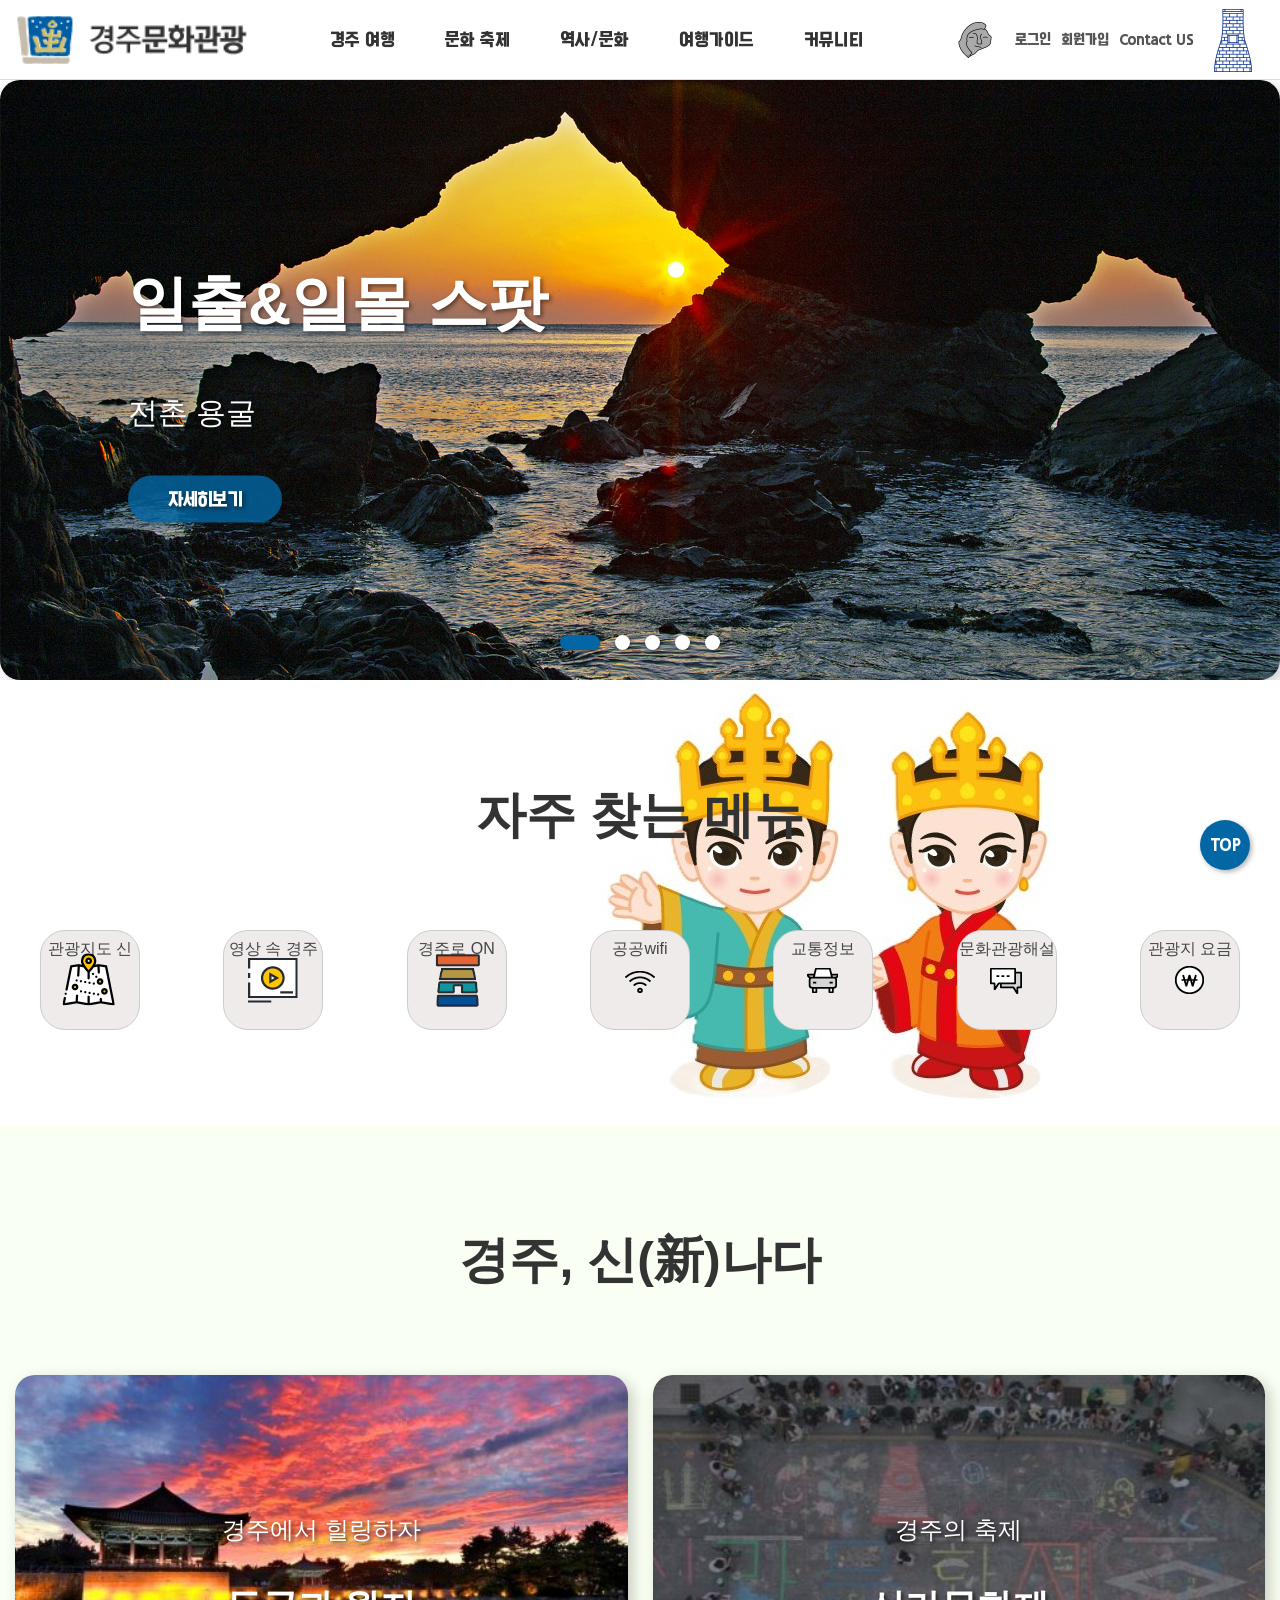
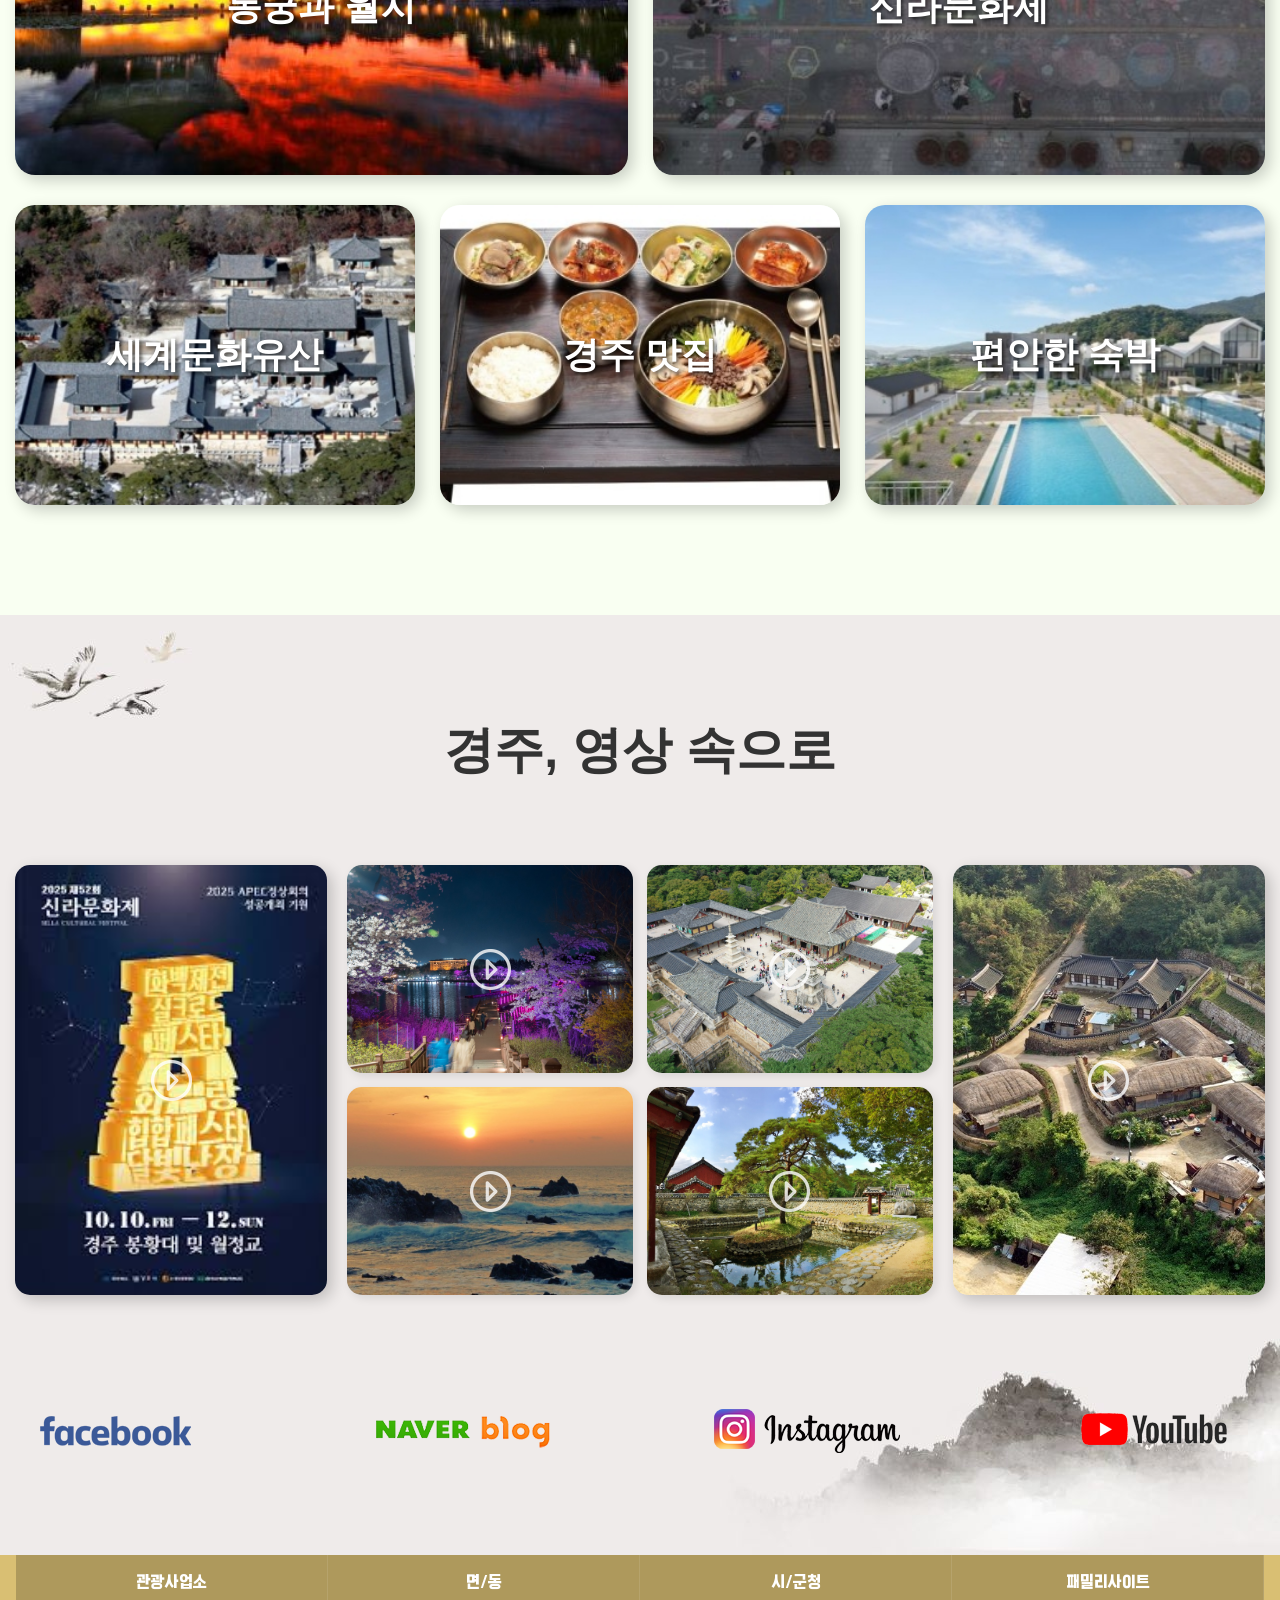
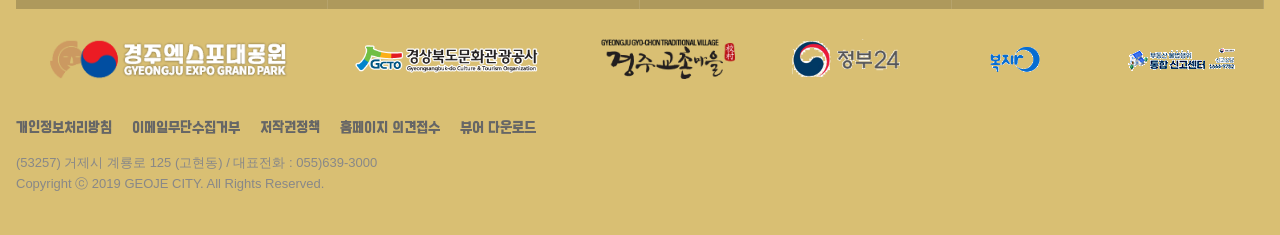
<file: web01/index.html>
<!DOCTYPE html>
<html lang="en">
    <head>
        <meta charset="UTF-8">
        <meta name="viewport" content="width=device-width, initial-scale=1.0">
        <title>경주 문화 관광</title>
        <!-- 메타포: 바로 가기 아이콘, 홈페이지 제목, 검색어, 설명 -->
        <!-- 오픈 그래프 -->
        <!-- 폰트, 초기화(reset.css), 아이콘 셋 -->
        <link rel="stylesheet" href="./css/reset.css">
        <!-- <link rel="stylesheet" href="normalize.css"> -->
        <link rel="stylesheet" href="./css/font1.css">
        <link rel="stylesheet" href="./css/iconset.css">
        <link rel="stylesheet" href="./css/xeicon.css">
        <link rel="stylesheet" href="./css/common.css">
        <link rel="stylesheet" href="./css/vs.css">
        <link rel="stylesheet" href="./css/main.css">
        <link rel="stylesheet" href="./css/main2.css">
        <style>
        h1, h2, h3, h4, h5, h6 { font-family: 'Noto', sans-serif; 
    line-height:1.6; padding-top:0.3em; padding-bottom:0.3em; }
        h1 { font-weight: 900; font-size:72px; }
        h2 { font-weight: 800; font-size:60px; }
        h3 { font-weight: 700; font-size:48px; }
        h4 { font-weight: 600; font-size: 36px; }
        h5 { font-weight: 500; font-size:20px; }
        h6 { font-weight: 400; font-size: 12px; }
        p { font-family: 'Noto', sans-serif; font-weight:400; }
        p.bold { font-weight:700; }
        p.light { font-weight: 300;}
        p.nanum { font-family: 'NanumPen'; font-weight: 700; }
        .sub_tit { font-size:100px; clear:both; text-align: center;
        margin-top:100px; } 
        </style> 
        
    </head>
    <body>
        <div class="wrap">
            <!-- header 영역 -->
            <header id="hd">
                <div class="container">
                    <a href="/" class="log"><img src="./images/logo.png" alt="경주문화관광 로고"></a>
                    <nav class="gnb">
                        <ul class="menu">
                            <li>
                                <a href="sub1.html" class="dp1">경주 여행</a>
                                <ul class="sub">
                                    <li><a href="sub1_1.html">보문관광단지</a></li>
                                    <li><a href="sub1_2.html">경주시내</a></li>
                                    <li><a href="#">체험과 레져</a></li>
                                    <li><a href="#">숙박</a></li>
                                    <li><a href="#">음식</a></li>
                                </ul>
                            </li>
                            <li>
                                <a href="sub2.html" class="dp1">문화 축제</a>
                                <ul class="sub">
                                    <li><a href="sub2_1.html">신라도자기축제</a></li>
                                    <li><a href="sub2_2.html">신라문화제</a></li>
                                    <li><a href="#">보문호반힐링걷기</a></li>
                                    <li><a href="#">신라소리축제에밀레전</a></li>
                                    <li><a href="#">해룡일출축제</a></li>
                                </ul>
                            </li>
                            <li>
                                <a href="sub3.html" class="dp1">역사/문화</a>
                                <ul class="sub">
                                    <li><a href="sub3_1.html">세계문화유산</a></li>
                                    <li><a href="sub3_2.html">국가유산</a></li>
                                    <li><a href="#">경주 역사</a></li>
                                    <li><a href="#">경주 설화</a></li>
                                    <li><a href="#">경주 신라왕</a></li>
                                </ul>
                            </li>
                            <li>
                                <a href="sub4.html" class="dp1">여행가이드</a>
                                <ul class="sub">
                                    <li><a href="sub4_1.html">여행도우미</a></li>
                                    <li><a href="sub4_2.html">교통정보</a></li>
                                    <li><a href="#">짐보관</a></li>
                                    <li><a href="#">관광지도</a></li>
                                    <li><a href="#">경주로ON</a></li>
                                </ul>
                            </li>
                            <li>
                                <a href="sub5.html" class="dp1">커뮤니티</a>
                                <ul class="sub">
                                    <li><a href="sub5_1.html">공지사항</a></li>
                                    <li><a href="sub5_2.html">여행후기</a></li>
                                    <li><a href="#">여긴뭘해야하나</a></li>
                                    <li><a href="#">무물보</a></li>
                                    <li><a href="#">불편신고</a></li>
                                </ul>
                            </li>
                        </ul>
                    </nav>
                    <nav class="tnb">
                        <img src="./images/002.png" alt="신라">
                        <a href="login.html">로그인</a>
                        <a href="join.html">회원가입</a>
                        <a href="contact_us.html">Contact US</a>
                        <img src="./images/001.png" alt="첨성대">
                    </nav>
                </div>
            </header>

            <!-- main 영역 -->
            <main class="content">
                <figure id="vs">
                <input type="radio" id="ra1" class="ra" name="ra" checked>
                <input type="radio" id="ra2" class="ra" name="ra">
                <input type="radio" id="ra3" class="ra" name="ra">
                <input type="radio" id="ra4" class="ra" name="ra">
                <input type="radio" id="ra5" class="ra" name="ra">
                <ul class="img_box">
                    <li>
                        <img src="./images/gyeongju_4.jpg" alt="일출스팟 전촌 용굴">
                        <div class="tit_box">
                            <h3>일출&일몰 스팟</h3>
                            <h5>전촌 용굴</h5>
                            <a href="sub12.html">자세히보기</a>
                        </div>
                    </li>
                    <li>
                        <img src="./images/gyeongju_2.jpg" alt="경주 교촌 마을">
                        <div class="tit_box">
                            <h3>배우고, 노닐며, 즐기는</h3>
                            <h5>경주 교촌 마을</h5>
                            <a href="sub31.html">자세히보기</a>
                        </div>
                    </li>
                    <li>
                        <img src="./images/gyeongju_3.jpg" alt="용담정">
                        <div class="tit_box">
                            <h3>동학의 발상지</h3>
                            <h5>현곡 여행</h5>
                            <a href="sub11.html">자세히보기</a>
                        </div>
                    </li>
                    <li>
                        <img src="./images/gyeongju_5.jpg" alt="대릉원">
                        <div class="tit_box">
                            <h3>빛나는 경주의 밤, 시내 도보여행</h3>
                            <h5>대릉원</h5>
                            <a href="#">자세히보기</a>
                        </div>
                    </li>
                    <li>
                        <img src="./images/gyeongju_6.jpg" alt="경주남산 늠비봉오층석탑">
                        <div class="tit_box">
                            <h3>신라인의 숨결이 고스란한 경주 남산</h3>
                            <h5>늠비봉오층석탑</h5>
                            <a href="#">자세히보기</a>
                        </div>
                    </li>
                </ul>
                <div class="btn_box">
                    <ul class="btn_wrap">
                        <li><label for="ra1" class="vs_btn" id="vs_btn1"></label></li>
                        <li><label for="ra2" class="vs_btn" id="vs_btn2"></label></li>
                        <li><label for="ra3" class="vs_btn" id="vs_btn3"></label></li>
                        <li><label for="ra4" class="vs_btn" id="vs_btn4"></label></li>
                        <li><label for="ra5" class="vs_btn" id="vs_btn5"></label></li>
                    </ul>
                </div>
            </figure>
            <!-- 관광지 / 축제 Top3 -->
             <section class="page" id="page0">
                <div class="page_wrap">
                    <h2 class="page_title">자주 찾는 메뉴</h2>
                    <div class="page_grid">
                        <div class="row0">
                            <ul class="box_lst">
                                <li class="box_item" id="box_item1">
                                    <a href="">
                                        <div class="box_item_wrap">
                                            <div class="box_img1"></div>
                                            <h5 class="box_item_tit">관광지도 신청</h5>
                                        </div>
                                    </a>
                                </li>
                                <li class="box_item" id="box_item2">
                                    <a href="">
                                        <div class="box_item_wrap">
                                            <div class="box_img1"></div>
                                            <h5 class="box_item_tit">영상 속 경주</h5>
                                        </div>
                                    </a>
                                </li>
                                <li class="box_item" id="box_item3">
                                    <a href="">
                                        <div class="box_item_wrap">
                                            <div class="box_img1"></div>
                                            <h5 class="box_item_tit">경주로 ON</h5>
                                        </div>
                                    </a>
                                </li>
                                <li class="box_item" id="box_item4">
                                    <a href="">
                                        <div class="box_item_wrap">
                                        <div class="box_img2"></div>
                                            <h5 class="box_item_tit">공공wifi</h5> 
                                        </div>
                                    </a>
                                </li>
                                <li class="box_item" id="box_item5">
                                    <a href="">
                                        <div class="box_item_wrap">
                                            <div class="box_img2"></div>
                                            <h5 class="box_item_tit">교통정보</h5>
                                        </div>
                                    </a>
                                </li>
                                <li class="box_item" id="box_item6">
                                    <a href="">
                                        <div class="box_item_wrap">
                                            <div class="box_img2"></div>
                                            <h5 class="box_item_tit">문화관광해설</h5>
                                        </div>
                                    </a>
                                </li>
                                <li class="box_item" id="box_item7">
                                    <a href="">
                                        <div class="box_item_wrap">
                                            <div class="box_img2"></div>
                                            <h5 class="box_item_tit">관광지 요금</h5>
                                        </div>
                                    </a>
                                </li>
                            </ul>
                        </div>
                    </div>
                </div>
            </section>
            <section class="page" id="page1">
                <div class="page_wrap">
                    <h2 class="page_title">경주, 신(<span class="ch_page_tit">新</span>)나다</h2>
                    <div class="page_grid">
                        <div class="row1">
                            <figure id="big_thumb1" class="big_thumb">
                                <a href="">
                                    <img src="./images/row1_1.jpg" alt="동궁과 월지">
                                    <div class="thumb_content">
                                        <h6 class="tit1">경주에서 힐링하자</h6>
                                        <h5 class="tit2">동궁과 월지</h5>
                                    </div>
                                </a>    
                            </figure>
                            <figure id="big_thumb2" class="big_thumb">
                                <a href="">
                                    <img src="./images/row1_2.jpg" alt="신라문화제">
                                    <div class="thumb_content">
                                        <h6 class="tit1">경주의 축제</h6>
                                        <h5 class="tit2">신라문화제</h5>
                                    </div>
                                </a>
                            </figure>
                        </div>
                        <div class="row2">
                            <figure id="s_thumb1" class="s_thumb">
                                <a href="">
                                    <img src="./images/row2_01.jpg" alt="세계문화유산">
                                    <div class="thumb_content">
                                        <h5 class="tit2">세계문화유산</h5>
                                    </div>
                                </a>
                            </figure>
                            <figure id="s_thumb2" class="s_thumb">
                                <a href="">
                                    <img src="./images/row2_02.jpg" alt="경주 맛집">
                                    <div class="thumb_content">
                                        <h5 class="tit2">경주 맛집</h5>
                                    </div>
                                </a>
                            </figure>
                            <figure id="s_thumb3" class="s_thumb">
                                <a href="">
                                    <img src="./images/row2_03.jpg" alt="편안한 숙박">
                                    <div class="thumb_content">
                                        <h5 class="tit2">편안한 숙박</h5>
                                    </div>
                                </a>
                            </figure>
                        </div>
                    </div>
                </div>
            </section>
            <section class="page" id="page2">
                <div class="page_wrap">
                    <h2 class="page_title">경주, <span class="txt_color">영상</span> 속으로</h2>
                    <div class="page_grid2">
                        <div class="row3">
                            <div class="movie_wrap" id="movie_wrap1">
                                <div class="col span" id="movie1">
                                    <a href="" class="movie" title="새 창 열림"></a>
                                </div>
                            </div>
                            <div class="movie_wrap" id="movie_wrap2">
                                <ul class="movie_lst">
                                    <li class="col" id="movie2">
                                        <a href="" class="movie" title="새 창 열림"></a>
                                    </li>
                                    <li class="col" id="movie3">
                                        <a href="" class="movie" title="새 창 열림"></a>
                                    </li>
                                    <li class="col" id="movie4">
                                        <a href="" class="movie" title="새 창 열림"></a>
                                    </li>
                                    <li class="col" id="movie5">
                                        <a href="" class="movie" title="새 창 열림"></a>
                                    </li>
                                </ul>
                            </div>
                            <div class="movie_wrap" id="movie_wrap3">
                                <div class="col span" id="movie6">
                                    <a href="" class="movie" title="새 창 열림"></a>
                                </div>
                            </div>
                        </div>
                        <div class="row4">
                            <ul class="sns_lst">
                                <li class="sns_item" id="sns_item1">
                                    <a href="https://www.facebook.com/gj.tour1/">
                                        <div class="sns_img"></div>
                                    </a>

                                </li>
                                <li class="sns_item" id="sns_item2">
                                    <a href="https://blog.naver.com/gj_tour">
                                        <div class="sns_img"></div>
                                    </a>
                                </li>
                                <li class="sns_item" id="sns_item3">
                                    <a href="https://www.instagram.com/stories/gj_tour">
                                        <div class="sns_img"></div>
                                    </a>
                                </li>
                                <li class="sns_item" id="sns_item4">
                                    <a href="https://www.youtube.com/channel/UCQh-jbXM1DkVnC8vUYqfkVw">
                                        <div class="sns_img"></div>
                                    </a>
                                </li>
                            </ul>
                        </div>
                    </div>    
                </div>
                <div class="topBtn">
                    <a href="/" class="top_btn" id="top_btn">TOP</a>
                </div>
            </section>
        </main>
            <footer id="ft">
                <div class="container">
                    <nav id="relation">
                        <ul>
                            <li>
                                <input type="radio" name="sel" id="ra11">
                                <label for="ra11">관광사업소</label>
                                <div class="sel" id="sel1">
                                    <a href="">기획예산담당관</a>
                                    <a href="">선택2</a>
                                    <a href="">선택3</a>
                                    <a href="">선택4</a>
                                    <a href="">선택5</a>
                                </div>
                            </li>
                            <li>
                                <input type="radio" name="sel" id="ra12">
                                <label for="ra12">면/동</label>
                                <div class="sel" id="sel2">
                                    <a href="">기획예산담당관</a>
                                    <a href="">선택2</a>
                                    <a href="">선택3</a>
                                    <a href="">선택4</a>
                                    <a href="">선택5</a>
                                </div>
                            </li>
                            <li>
                                <input type="radio" name="sel" id="ra13">
                                <label for="ra13">시/군청</label>
                                <div class="sel" id="sel3">
                                    <a href="">기획예산담당관</a>
                                    <a href="">선택2</a>
                                    <a href="">선택3</a>
                                    <a href="">선택4</a>
                                    <a href="">선택5</a>
                                </div>
                            </li>
                            <li>
                                <input type="radio" name="sel" id="ra14">
                                <label for="ra14">패밀리사이트</label>
                                <div class="sel" id="sel4">
                                    <a href="">기획예산담당관</a>
                                    <a href="">선택2</a>
                                    <a href="">선택3</a>
                                    <a href="">선택4</a>
                                    <a href="">선택5</a>
                                </div>
                            </li>
                        </ul>
                    </nav>
                    <nav id="banner_bar">
                        <ul>
                            <li>
                                <a href="https://www.laiis.go.kr/lips/mlo/lcl/organizationList.do" target="_blank">
                                    <img src="./images/ban2.png" alt="경주 엑스포 대공원">
                                </a>
                            </li>
                            <li>
                                <a href="https://www.greendaero.go.kr/local/geojesi" target="_blank">
                                    <img src="./images/ban3.png" alt="경상북도 문화관광공사">
                                </a>
                            </li>
                            <li>
                                <a href="https://www.budongsan24.kr/" target="_blank">
                                    <img src="./images/ban1.png" alt="경주교촌마을">
                                </a>
                            </li>
                            <li>
                                <a href="https://gis.gyeongnam.go.kr/" target="_blank">
                                    <img src="./images/ban4.png" alt="정부24">
                                </a>
                            </li>
                            <li>
                                <a href="https://www.gov.kr/portal/main" target="_blank">
                                    <img src="./images/ban5.png" alt="복지로">
                                </a>
                            </li>
                            <li>
                                <a href="https://www.gov.kr/portal/main" target="_blank">
                                    <img src="./images/ban6.gif" alt="통합신고센터">
                                </a>
                            </li>
                        </ul>
                    </nav>
                    <nav id="fnb">
                        <a href="privacy.html">개인정보처리방침</a>
                        <a href="#">이메일무단수집거부</a>
                        <a href="#">저작권정책</a>
                        <a href="#">홈페이지 의견접수</a>
                        <a href="#" download>뷰어 다운로드</a>
                    </nav>
                    <div class="copyright">
                        <p class="addr">(53257) 거제시 계룡로 125 (고현동) / 대표전화 : 055)639-3000</p>
                        <p class="copy">Copyright ⓒ 2019 GEOJE CITY. All Rights Reserved.</p>
                    </div>
                </div>   
            </footer>
        </div>
    </body>
</html>
</file>
<file: web01/css/font1.css>
@charset "utf-8";

@font-face {
    font-family: 'InkPen';
    src: url('../fonts/thefaceshap_inklipquid.ttf') format('truetype');
    font-weight: 100 900;
    font-style: normal;
}

@font-face {
    font-family: 'ShillaM';
    src: url('../fonts/Shilla_CultureM.ttf') format('truetype');
    font-weight: 100 400;
    font-style: normal;
}

@font-face {
    font-family: 'ShillaB';
    src: url('../fonts/Shilla_CultureB.ttf') format('truetype');
    font-weight: 500 900;
    font-style: bold;
}

@font-face {
    font-family: 'ShillaG';
    src: url('../fonts/Shilla_Gothic.ttf') format('truetype');
    font-weight: 100 900;
    font-style: normal;
}

@font-face {
    font-family: 'Zenkuren';
    src: url('../fonts/ZenKurenaido_Regular.ttf') format('truetype');
    font-weight: 100 900;
    font-style: normal;
}
</file>
<file: web01/css/iconset.css>
@charset "utf-8";

.icon_bar li {
    width: 150px;
    height: 150px;
    background-image: url("./images/iconset.png");
    background-repeat: no-repeat;
}

.icon1 {
    background-position: 0 0;
}

.icon2 {
    background-position: -150px 0;
}

.icon3 {
    background-position: -300px 0;
}

.icon4 {
    background-position: -450px 0;
}

.icon5 {
    background-position: -600px 0;
}

.icon6 {
    background-position: 0 -150px;
}

.icon7 {
    background-position: -150px -150px;
}

.icon8 {
    background-position: -300px -150px;
}
</file>
<file: web01/css/xeicon.css>
/*!
*  XEIcon 2.2.0 by @NAVER - http://xpressengine.github.io/XEIcon/ - @XEIcon
*  License - http://xpressengine.github.io/XEIcon/license.html (Font: SIL OFL 1.1, CSS: MIT License)
*/

@font-face {
    font-family: 'xeicon';
    src:url('fonts/xeicon.eot?v=2.2.0');
    src:url('fonts/xeicon.eot?#iefix&v=2.2.0') format('embedded-opentype'),
        url('fonts/xeicon.woff2?v=2.2.0') format('woff2'),
        url('fonts/xeicon.woff?v=2.2.0') format('woff'),
        url('fonts/xeicon.ttf?v=2.2.0') format('truetype'),
        url('fonts/xeicon.svg?v=2.2.0#xeicon') format('svg');
    font-weight: normal;
    font-style: normal;
}

i {
    /* use !important to prevent issues with browser extensions that change fonts */
    font-family: 'xeicon' !important;
    display: inline-block;
    speak: none;
    font-style: normal;
    font-weight: normal;
    font-variant: normal;
    text-transform: none;
    line-height: 1;

    /* Better Font Rendering =========== */
    -webkit-font-smoothing: antialiased;
    -moz-osx-font-smoothing: grayscale;
}

.xi-angle-down:before {
    content: "\e941";
}
.xi-angle-down-min:before {
    content: "\e942";
}
.xi-angle-down-thin:before {
    content: "\e943";
}
.xi-angle-left:before {
    content: "\e93b";
}
.xi-angle-left-thin:before {
    content: "\e93d";
}
.xi-angle-left-min:before {
    content: "\e93c";
}
.xi-angle-right:before {
    content: "\e93e";
}
.xi-angle-right-min:before {
    content: "\e93f";
}
.xi-angle-right-thin:before {
    content: "\e940";
}
.xi-angle-up:before {
    content: "\e944";
}
.xi-angle-up-min:before {
    content: "\e945";
}
.xi-angle-up-thin:before {
    content: "\e946";
}
.xi-apps:before {
    content: "\e903";
}
.xi-arrow-bottom:before {
    content: "\e904";
}
.xi-arrow-down:before {
    content: "\e905";
}
.xi-arrow-left:before {
    content: "\e906";
}
.xi-arrow-right:before {
    content: "\e907";
}
.xi-arrow-top:before {
    content: "\e912";
}
.xi-arrow-up:before {
    content: "\e915";
}
.xi-arrows:before {
    content: "\e90c";
}
.xi-arrows-alt:before {
    content: "\e90d";
}
.xi-arrows-h:before {
    content: "\e90e";
}
.xi-arrows-v:before {
    content: "\e90f";
}
.xi-bars:before {
    content: "\e91c";
}
.xi-caret-down:before {
    content: "\e935";
}
.xi-caret-down-circle:before {
    content: "\e937";
}
.xi-caret-down-circle-o:before {
    content: "\e938";
}
.xi-caret-down-min:before {
    content: "\e936";
}
.xi-caret-down-square:before {
    content: "\e939";
}
.xi-caret-down-square-o:before {
    content: "\e93a";
}
.xi-caret-up:before {
    content: "\e92f";
}
.xi-caret-up-circle:before {
    content: "\e931";
}
.xi-caret-up-circle-o:before {
    content: "\e932";
}
.xi-caret-up-min:before {
    content: "\e930";
}
.xi-caret-up-square:before {
    content: "\e933";
}
.xi-caret-up-square-o:before {
    content: "\e934";
}
.xi-catched:before {
    content: "\e923";
}
.xi-cog:before {
    content: "\e986";
}
.xi-compare-arrows:before {
    content: "\e947";
}
.xi-compress:before {
    content: "\e911";
}
.xi-compress-square:before {
    content: "\e955";
}
.xi-dashboard:before {
    content: "\e948";
}
.xi-dashboard-o:before {
    content: "\e95e";
}
.xi-drag-handle:before {
    content: "\e960";
}
.xi-drag-vertical:before {
    content: "\e996";
}
.xi-ellipsis-h:before {
    content: "\e94a";
}
.xi-ellipsis-v:before {
    content: "\e949";
}
.xi-expand:before {
    content: "\e910";
}
.xi-expand-square:before {
    content: "\e954";
}
.xi-external-link:before {
    content: "\e980";
}
.xi-eye:before {
    content: "\e951";
}
.xi-eye-o:before {
    content: "\e950";
}
.xi-eye-off:before {
    content: "\e953";
}
.xi-eye-off-o:before {
    content: "\e952";
}
.xi-filter:before {
    content: "\e9d9";
}
.xi-flag:before {
    content: "\e961";
}
.xi-flag-o:before {
    content: "\e962";
}
.xi-hamburger-back:before {
    content: "\eb46";
}
.xi-hamburger-out:before {
    content: "\eb45";
}
.xi-home:before {
    content: "\e900";
}
.xi-home-o:before {
    content: "\e902";
}
.xi-lock:before {
    content: "\e964";
}
.xi-lock-o:before {
    content: "\e966";
}
.xi-log-in:before {
    content: "\e963";
}
.xi-log-out:before {
    content: "\e972";
}
.xi-long-arrow-down:before {
    content: "\e90a";
}
.xi-long-arrow-left:before {
    content: "\e908";
}
.xi-long-arrow-right:before {
    content: "\e90b";
}
.xi-long-arrow-up:before {
    content: "\e909";
}
.xi-refresh:before {
    content: "\e973";
}
.xi-renew:before {
    content: "\e977";
}
.xi-scroll:before {
    content: "\e94b";
}
.xi-search:before {
    content: "\e97a";
}
.xi-subdirectory:before {
    content: "\e97e";
}
.xi-subdirectory-arrow:before {
    content: "\e981";
}
.xi-sync:before {
    content: "\e982";
}
.xi-trash:before {
    content: "\e96e";
}
.xi-trash-o:before {
    content: "\e96f";
}
.xi-unlock:before {
    content: "\e965";
}
.xi-unlock-o:before {
    content: "\e967";
}
.xi-view-array:before {
    content: "\e983";
}
.xi-view-carousel:before {
    content: "\e984";
}
.xi-view-column:before {
    content: "\e985";
}
.xi-view-day:before {
    content: "\e98d";
}
.xi-view-list:before {
    content: "\e993";
}
.xi-view-module:before {
    content: "\e997";
}
.xi-view-stream:before {
    content: "\e99a";
}
.xi-wrench:before {
    content: "\e99b";
}
.xi-zoom-in:before {
    content: "\e97b";
}
.xi-zoom-out:before {
    content: "\e97c";
}
.xi-bookmark:before {
    content: "\ea1c";
}
.xi-bookmark-o:before {
    content: "\ea1d";
}
.xi-check:before {
    content: "\e928";
}
.xi-check-circle:before {
    content: "\e92b";
}
.xi-check-circle-o:before {
    content: "\e92c";
}
.xi-check-min:before {
    content: "\e929";
}
.xi-check-square:before {
    content: "\e92d";
}
.xi-check-square-o:before {
    content: "\e92e";
}
.xi-check-thin:before {
    content: "\e92a";
}
.xi-close:before {
    content: "\e921";
}
.xi-close-circle:before {
    content: "\e924";
}
.xi-close-circle-o:before {
    content: "\e925";
}
.xi-close-min:before {
    content: "\e922";
}
.xi-close-square:before {
    content: "\e926";
}
.xi-close-square-o:before {
    content: "\e927";
}
.xi-close-thin:before {
    content: "\e9af";
}
.xi-cut:before {
    content: "\e9b0";
}
.xi-label:before {
    content: "\e9b1";
}
.xi-label-o:before {
    content: "\e9b2";
}
.xi-library-add:before {
    content: "\e9b3";
}
.xi-library-bookmark:before {
    content: "\e9b4";
}
.xi-lightbulb:before {
    content: "\e9be";
}
.xi-lightbulb-o:before {
    content: "\e9bf";
}
.xi-link:before {
    content: "\e9c0";
}
.xi-mail:before {
    content: "\ea06";
}
.xi-mail-o:before {
    content: "\ea07";
}
.xi-mail-read:before {
    content: "\ea08";
}
.xi-mail-read-o:before {
    content: "\ea09";
}
.xi-minus:before {
    content: "\e91a";
}
.xi-minus-circle:before {
    content: "\e91d";
}
.xi-minus-circle-o:before {
    content: "\e91e";
}
.xi-minus-min:before {
    content: "\e91b";
}
.xi-minus-square:before {
    content: "\e91f";
}
.xi-minus-square-o:before {
    content: "\e920";
}
.xi-minus-thin:before {
    content: "\e9c1";
}
.xi-package:before {
    content: "\e9c2";
}
.xi-pen:before {
    content: "\e9c3";
}
.xi-pen-o:before {
    content: "\e9c4";
}
.xi-plus:before {
    content: "\e913";
}
.xi-plus-circle:before {
    content: "\e916";
}
.xi-plus-circle-o:before {
    content: "\e917";
}
.xi-plus-min:before {
    content: "\e914";
}
.xi-plus-square:before {
    content: "\e918";
}
.xi-plus-square-o:before {
    content: "\e919";
}
.xi-plus-thin:before {
    content: "\e9c5";
}
.xi-radiobox-blank:before {
    content: "\e9c6";
}
.xi-radiobox-checked:before {
    content: "\e9c7";
}
.xi-redo:before {
    content: "\e9c8";
}
.xi-reply:before {
    content: "\ea0d";
}
.xi-reply-all:before {
    content: "\ea0c";
}
.xi-save:before {
    content: "\e9b9";
}
.xi-send:before {
    content: "\ea0b";
}
.xi-switch-off:before {
    content: "\e9c9";
}
.xi-switch-on:before {
    content: "\e9ca";
}
.xi-tag:before {
    content: "\ea36";
}
.xi-tags:before {
    content: "\ea37";
}
.xi-toggle-off:before {
    content: "\e9cb";
}
.xi-toggle-on:before {
    content: "\e9cd";
}
.xi-undo:before {
    content: "\e9d2";
}
.xi-at:before {
    content: "\ea0a";
}
.xi-call:before {
    content: "\e9d3";
}
.xi-call-made:before {
    content: "\e9d4";
}
.xi-call-missed:before {
    content: "\e9d5";
}
.xi-call-received:before {
    content: "\e9d6";
}
.xi-comment:before {
    content: "\e9d7";
}
.xi-comment-o:before {
    content: "\e9d8";
}
.xi-crown:before {
    content: "\e9da";
}
.xi-emoticon:before {
    content: "\e9dd";
}
.xi-emoticon-bad:before {
    content: "\e9de";
}
.xi-emoticon-bad-o:before {
    content: "\e9df";
}
.xi-emoticon-cool:before {
    content: "\e9e0";
}
.xi-emoticon-cool-o:before {
    content: "\e9e1";
}
.xi-emoticon-devil:before {
    content: "\e9e2";
}
.xi-emoticon-devil-o:before {
    content: "\e9e3";
}
.xi-emoticon-happy:before {
    content: "\e9e4";
}
.xi-emoticon-happy-o:before {
    content: "\e9e6";
}
.xi-emoticon-neutral:before {
    content: "\e9eb";
}
.xi-emoticon-neutral-o:before {
    content: "\e9ec";
}
.xi-emoticon-o:before {
    content: "\e9ed";
}
.xi-emoticon-sad:before {
    content: "\e9ee";
}
.xi-emoticon-sad-o:before {
    content: "\e9ef";
}
.xi-forum:before {
    content: "\e9f0";
}
.xi-forum-o:before {
    content: "\e9f1";
}
.xi-group:before {
    content: "\ea2e";
}
.xi-heart:before {
    content: "\ea10";
}
.xi-heart-o:before {
    content: "\ea11";
}
.xi-message:before {
    content: "\ea14";
}
.xi-message-o:before {
    content: "\ea15";
}
.xi-note:before {
    content: "\ea1a";
}
.xi-note-o:before {
    content: "\ea1b";
}
.xi-profile:before {
    content: "\e9f2";
}
.xi-profile-o:before {
    content: "\ea2a";
}
.xi-send2:before {
    content: "\ea0e";
}
.xi-share:before {
    content: "\e9fa";
}
.xi-share-alt:before {
    content: "\e9e9";
}
.xi-share-alt-o:before {
    content: "\e9ea";
}
.xi-speech:before {
    content: "\ea12";
}
.xi-speech-o:before {
    content: "\ea13";
}
.xi-star:before {
    content: "\ea0f";
}
.xi-star-o:before {
    content: "\ea16";
}
.xi-thumbs-down:before {
    content: "\ea29";
}
.xi-thumbs-up:before {
    content: "\ea28";
}
.xi-trophy:before {
    content: "\ea38";
}
.xi-user:before {
    content: "\e9f3";
}
.xi-user-address:before {
    content: "\e9f4";
}
.xi-user-o:before {
    content: "\e9f5";
}
.xi-user-plus:before {
    content: "\e9f7";
}
.xi-user-plus-o:before {
    content: "\e9f8";
}
.xi-users:before {
    content: "\e9f9";
}
.xi-users-o:before {
    content: "\ea04";
}
.xi-users-plus:before {
    content: "\ea17";
}
.xi-video-call:before {
    content: "\ea18";
}
.xi-voicemail:before {
    content: "\ea19";
}
.xi-alarm:before {
    content: "\ea1e";
}
.xi-alarm-o:before {
    content: "\ea1f";
}
.xi-alarm-off:before {
    content: "\ea20";
}
.xi-ban:before {
    content: "\e9ae";
}
.xi-bell:before {
    content: "\e99c";
}
.xi-bell-o:before {
    content: "\e99d";
}
.xi-bell-off:before {
    content: "\e99e";
}
.xi-bell-off-o:before {
    content: "\e99f";
}
.xi-calendar:before {
    content: "\e9a0";
}
.xi-calendar-add:before {
    content: "\e9a1";
}
.xi-calendar-cancle:before {
    content: "\e9a3";
}
.xi-calendar-check:before {
    content: "\e9a4";
}
.xi-calendar-list:before {
    content: "\e9a5";
}
.xi-calendar-remove:before {
    content: "\e9a2";
}
.xi-error:before {
    content: "\e9aa";
}
.xi-error-o:before {
    content: "\e9ab";
}
.xi-hand-paper:before {
    content: "\ea21";
}
.xi-help:before {
    content: "\e9ad";
}
.xi-help-o:before {
    content: "\e9ac";
}
.xi-info:before {
    content: "\e9a6";
}
.xi-info-o:before {
    content: "\e9a7";
}
.xi-key:before {
    content: "\ea22";
}
.xi-wifi:before {
    content: "\ea23";
}
.xi-new:before {
    content: "\e9a8";
}
.xi-new-o:before {
    content: "\e9a9";
}
.xi-security:before {
    content: "\ea24";
}
.xi-shield-checked:before {
    content: "\ea25";
}
.xi-shield-checked-o:before {
    content: "\ea26";
}
.xi-snooze:before {
    content: "\ea27";
}
.xi-time:before {
    content: "\ea2b";
}
.xi-time-o:before {
    content: "\ea2c";
}
.xi-warning:before {
    content: "\ea2d";
}
.xi-align-center:before {
    content: "\e958";
}
.xi-align-justify:before {
    content: "\e956";
}
.xi-align-left:before {
    content: "\e957";
}
.xi-align-right:before {
    content: "\e959";
}
.xi-bold:before {
    content: "\e96a";
}
.xi-border-bottom:before {
    content: "\ea32";
}
.xi-border-clear:before {
    content: "\ea33";
}
.xi-border-color:before {
    content: "\ea39";
}
.xi-border-horizontal:before {
    content: "\ea45";
}
.xi-border-inner:before {
    content: "\ea46";
}
.xi-border-left:before {
    content: "\ea49";
}
.xi-border-outer:before {
    content: "\ea4f";
}
.xi-border-right:before {
    content: "\ea51";
}
.xi-border-style:before {
    content: "\ea52";
}
.xi-border-top:before {
    content: "\ea54";
}
.xi-border-vertical:before {
    content: "\ea5c";
}
.xi-caps:before {
    content: "\e96d";
}
.xi-code:before {
    content: "\ea5d";
}
.xi-color-dropper:before {
    content: "\e97d";
}
.xi-color-fill:before {
    content: "\ea5e";
}
.xi-color-helper:before {
    content: "\ea5f";
}
.xi-crop:before {
    content: "\e999";
}
.xi-dedent:before {
    content: "\e95b";
}
.xi-document:before {
    content: "\e998";
}
.xi-eraser:before {
    content: "\e970";
}
.xi-eraser-o:before {
    content: "\e971";
}
.xi-face:before {
    content: "\ea62";
}
.xi-font:before {
    content: "\ea63";
}
.xi-border-all:before {
    content: "\e987";
}
.xi-indent:before {
    content: "\e95a";
}
.xi-italic:before {
    content: "\e96c";
}
.xi-layout:before {
    content: "\e988";
}
.xi-layout-aside:before {
    content: "\e98b";
}
.xi-layout-aside-o:before {
    content: "\e991";
}
.xi-layout-column:before {
    content: "\e98c";
}
.xi-layout-column-o:before {
    content: "\e992";
}
.xi-layout-full:before {
    content: "\e989";
}
.xi-layout-full-o:before {
    content: "\e98f";
}
.xi-layout-o:before {
    content: "\e98e";
}
.xi-layout-snb:before {
    content: "\e98a";
}
.xi-layout-snb-o:before {
    content: "\e990";
}
.xi-line-style:before {
    content: "\ea66";
}
.xi-line-weight:before {
    content: "\ea67";
}
.xi-line-height:before {
    content: "\e976";
}
.xi-link-broken:before {
    content: "\ea68";
}
.xi-link-insert:before {
    content: "\ea6a";
}
.xi-list:before {
    content: "\e95f";
}
.xi-list-dot:before {
    content: "\e95c";
}
.xi-list-number:before {
    content: "\ea6b";
}
.xi-list-square:before {
    content: "\e95d";
}
.xi-omega:before {
    content: "\ea6c";
}
.xi-opacity:before {
    content: "\ea6d";
}
.xi-overscan:before {
    content: "\ea78";
}
.xi-palette:before {
    content: "\e995";
}
.xi-paperclip:before {
    content: "\ea7f";
}
.xi-paragraph:before {
    content: "\e968";
}
.xi-rotate-left:before {
    content: "\e979";
}
.xi-rotate-right:before {
    content: "\e978";
}
.xi-scissors:before {
    content: "\e994";
}
.xi-sort-asc:before {
    content: "\e974";
}
.xi-sort-desc:before {
    content: "\e975";
}
.xi-spellcheck:before {
    content: "\eaa9";
}
.xi-strikethrough:before {
    content: "\e969";
}
.xi-text-color:before {
    content: "\eaaa";
}
.xi-text-format:before {
    content: "\eab9";
}
.xi-text-size:before {
    content: "\eaba";
}
.xi-text-type:before {
    content: "\e97f";
}
.xi-transform:before {
    content: "\eabb";
}
.xi-translate:before {
    content: "\eabc";
}
.xi-underline:before {
    content: "\e96b";
}
.xi-valign-bottom:before {
    content: "\eabd";
}
.xi-valign-center:before {
    content: "\eabe";
}
.xi-valign-top:before {
    content: "\eabf";
}
.xi-airplay:before {
    content: "\eac0";
}
.xi-alarm-clock:before {
    content: "\eac1";
}
.xi-alarm-clock-o:before {
    content: "\eac2";
}
.xi-alarm-clock-off:before {
    content: "\eac3";
}
.xi-alt:before {
    content: "\e94d";
}
.xi-backspace:before {
    content: "\eac4";
}
.xi-battery:before {
    content: "\eac5";
}
.xi-battery-10:before {
    content: "\eac6";
}
.xi-battery-20:before {
    content: "\eac7";
}
.xi-battery-30:before {
    content: "\eac8";
}
.xi-battery-40:before {
    content: "\eac9";
}
.xi-battery-50:before {
    content: "\eacb";
}
.xi-battery-60:before {
    content: "\eacc";
}
.xi-battery-70:before {
    content: "\eacd";
}
.xi-battery-80:before {
    content: "\eace";
}
.xi-battery-90:before {
    content: "\eacf";
}
.xi-battery-o:before {
    content: "\ead0";
}
.xi-bluetooth:before {
    content: "\ead1";
}
.xi-bluetooth-off:before {
    content: "\ead2";
}
.xi-bluetooth-on:before {
    content: "\ead3";
}
.xi-bluetooth-search:before {
    content: "\ead4";
}
.xi-brightness:before {
    content: "\ead5";
}
.xi-capslock:before {
    content: "\ead6";
}
.xi-clock:before {
    content: "\ead7";
}
.xi-clock-o:before {
    content: "\ead8";
}
.xi-command:before {
    content: "\e94e";
}
.xi-contrast:before {
    content: "\ead9";
}
.xi-desktop:before {
    content: "\eada";
}
.xi-devices:before {
    content: "\eadb";
}
.xi-diskette:before {
    content: "\e9ba";
}
.xi-enter:before {
    content: "\eadc";
}
.xi-esc:before {
    content: "\e94f";
}
.xi-fax:before {
    content: "\e9bc";
}
.xi-flashlight:before {
    content: "\eadd";
}
.xi-flashlight-off:before {
    content: "\eade";
}
.xi-flight-off:before {
    content: "\eadf";
}
.xi-flight-on:before {
    content: "\eae0";
}
.xi-gamepad:before {
    content: "\eae1";
}
.xi-gps:before {
    content: "\eae2";
}
.xi-gps-none:before {
    content: "\eae3";
}
.xi-gps-off:before {
    content: "\eae4";
}
.xi-hdd:before {
    content: "\eae5";
}
.xi-hdmi:before {
    content: "\eae6";
}
.xi-keyboard:before {
    content: "\eae7";
}
.xi-keyboard-o:before {
    content: "\eae8";
}
.xi-laptop:before {
    content: "\eae9";
}
.xi-lock-rotation:before {
    content: "\eaea";
}
.xi-memory:before {
    content: "\eaeb";
}
.xi-memory-o:before {
    content: "\eaec";
}
.xi-mobile:before {
    content: "\eaed";
}
.xi-mouse:before {
    content: "\e9b6";
}
.xi-mouse-pointer:before {
    content: "\eaee";
}
.xi-plug:before {
    content: "\e9d0";
}
.xi-power-off:before {
    content: "\e94c";
}
.xi-presentation:before {
    content: "\e9cf";
}
.xi-print:before {
    content: "\e9bb";
}
.xi-projector:before {
    content: "\e9ce";
}
.xi-router:before {
    content: "\eaef";
}
.xi-router-o:before {
    content: "\eaf0";
}
.xi-sdcard:before {
    content: "\e9b7";
}
.xi-signal:before {
    content: "\eaf1";
}
.xi-signal-1:before {
    content: "\eaf2";
}
.xi-signal-2:before {
    content: "\eaf3";
}
.xi-signal-3:before {
    content: "\eaf4";
}
.xi-signal-4:before {
    content: "\eaf5";
}
.xi-signal-none:before {
    content: "\eaf6";
}
.xi-space-bar:before {
    content: "\eaf7";
}
.xi-speaker:before {
    content: "\ea60";
}
.xi-tab:before {
    content: "\eaf8";
}
.xi-tablet:before {
    content: "\eaf9";
}
.xi-touch:before {
    content: "\eafa";
}
.xi-tv:before {
    content: "\eafb";
}
.xi-usb:before {
    content: "\eafc";
}
.xi-usb-drive:before {
    content: "\e9b8";
}
.xi-usim:before {
    content: "\e9bd";
}
.xi-watch:before {
    content: "\e9b5";
}
.xi-webcam:before {
    content: "\e9cc";
}
.xi-wifi-signal:before {
    content: "\eafd";
}
.xi-wifi-signal-mid:before {
    content: "\eafe";
}
.xi-wifi-signal-min:before {
    content: "\eaff";
}
.xi-wifi-signal-off:before {
    content: "\eb00";
}
.xi-album:before {
    content: "\ea61";
}
.xi-backward:before {
    content: "\ea47";
}
.xi-book:before {
    content: "\ea34";
}
.xi-book-o:before {
    content: "\ea35";
}
.xi-camera:before {
    content: "\ea4b";
}
.xi-camera-o:before {
    content: "\ea4a";
}
.xi-chart-bar:before {
    content: "\e901";
}
.xi-chart-bar-square:before {
    content: "\eb01";
}
.xi-chart-line:before {
    content: "\eb02";
}
.xi-chart-pie:before {
    content: "\eb03";
}
.xi-chart-pie-o:before {
    content: "\eb04";
}
.xi-chart-pyramid:before {
    content: "\ea69";
}
.xi-eject:before {
    content: "\ea42";
}
.xi-equalizer:before {
    content: "\eb05";
}
.xi-equalizer-thin:before {
    content: "\ea55";
}
.xi-exposure:before {
    content: "\eb06";
}
.xi-fast-backward:before {
    content: "\eb07";
}
.xi-fast-forward:before {
    content: "\eb08";
}
.xi-flash:before {
    content: "\eb09";
}
.xi-flash-off:before {
    content: "\eb0a";
}
.xi-focus-center:before {
    content: "\eb0b";
}
.xi-focus-frame:before {
    content: "\eb0c";
}
.xi-focus-weak:before {
    content: "\eb11";
}
.xi-forward:before {
    content: "\ea48";
}
.xi-game:before {
    content: "\eb12";
}
.xi-headset:before {
    content: "\ea64";
}
.xi-image:before {
    content: "\ea50";
}
.xi-image-o:before {
    content: "\ea4e";
}
.xi-library-books:before {
    content: "\eb14";
}
.xi-library-books-o:before {
    content: "\eb16";
}
.xi-library-image:before {
    content: "\eb17";
}
.xi-library-image-o:before {
    content: "\eb18";
}
.xi-library-music:before {
    content: "\eb19";
}
.xi-library-video:before {
    content: "\eb1a";
}
.xi-microphone:before {
    content: "\ea57";
}
.xi-microphone-o:before {
    content: "\ea56";
}
.xi-microphone-off:before {
    content: "\ea58";
}
.xi-movie:before {
    content: "\eb1b";
}
.xi-movie-o:before {
    content: "\eb1c";
}
.xi-music:before {
    content: "\ea65";
}
.xi-pacman:before {
    content: "\eb1d";
}
.xi-paper:before {
    content: "\eb1e";
}
.xi-paper-o:before {
    content: "\eb1f";
}
.xi-pause:before {
    content: "\ea3b";
}
.xi-pause-circle:before {
    content: "\ea3d";
}
.xi-pause-circle-o:before {
    content: "\ea3c";
}
.xi-play:before {
    content: "\ea3e";
}
.xi-play-circle:before {
    content: "\ea40";
}
.xi-play-circle-o:before {
    content: "\ea3f";
}
.xi-radio:before {
    content: "\eb20";
}
.xi-recording:before {
    content: "\eb21";
}
.xi-recording-stop:before {
    content: "\eb24";
}
.xi-repeat:before {
    content: "\eb25";
}
.xi-repeat-one:before {
    content: "\eb26";
}
.xi-shuffle:before {
    content: "\eb27";
}
.xi-step-backward:before {
    content: "\ea43";
}
.xi-step-forward:before {
    content: "\ea44";
}
.xi-stop:before {
    content: "\ea41";
}
.xi-timer:before {
    content: "\eb29";
}
.xi-timer-o:before {
    content: "\eb2a";
}
.xi-timer-off-o:before {
    content: "\eb2f";
}
.xi-timer-sand:before {
    content: "\eb30";
}
.xi-timer-sand-o:before {
    content: "\eb31";
}
.xi-trending-down:before {
    content: "\eb33";
}
.xi-trending-flat:before {
    content: "\eb36";
}
.xi-trending-up:before {
    content: "\eb37";
}
.xi-tune:before {
    content: "\eb38";
}
.xi-videocam:before {
    content: "\ea4d";
}
.xi-videocam-o:before {
    content: "\ea4c";
}
.xi-volume-down:before {
    content: "\ea5a";
}
.xi-volume-mute:before {
    content: "\ea59";
}
.xi-volume-off:before {
    content: "\eb39";
}
.xi-volume-up:before {
    content: "\ea5b";
}
.xi-airplane:before {
    content: "\eb3a";
}
.xi-all:before {
    content: "\eb3b";
}
.xi-bank:before {
    content: "\eb3e";
}
.xi-beach:before {
    content: "\eb3f";
}
.xi-bicycle:before {
    content: "\eb40";
}
.xi-building:before {
    content: "\eb41";
}
.xi-bus:before {
    content: "\eb42";
}
.xi-business:before {
    content: "\eb43";
}
.xi-cafe:before {
    content: "\eb44";
}
.xi-cake:before {
    content: "\eb47";
}
.xi-car:before {
    content: "\eb48";
}
.xi-church:before {
    content: "\eb49";
}
.xi-city:before {
    content: "\eb4a";
}
.xi-compass:before {
    content: "\eb4b";
}
.xi-compass-o:before {
    content: "\eb4c";
}
.xi-convenience-store:before {
    content: "\eb4d";
}
.xi-directions:before {
    content: "\eb4e";
}
.xi-factory:before {
    content: "\eb4f";
}
.xi-fitness-center:before {
    content: "\eb50";
}
.xi-flight-land:before {
    content: "\eb3d";
}
.xi-flight-takeoff:before {
    content: "\eb3c";
}
.xi-florist:before {
    content: "\eb32";
}
.xi-garden:before {
    content: "\eb51";
}
.xi-gas-station:before {
    content: "\eb52";
}
.xi-glass:before {
    content: "\eb28";
}
.xi-golf:before {
    content: "\eb53";
}
.xi-hand-pointing:before {
    content: "\eb54";
}
.xi-hlz:before {
    content: "\eb34";
}
.xi-hospital:before {
    content: "\eb55";
}
.xi-hotel:before {
    content: "\eb56";
}
.xi-laundry:before {
    content: "\eb2e";
}
.xi-library:before {
    content: "\eb57";
}
.xi-location-arrow:before {
    content: "\eb58";
}
.xi-man:before {
    content: "\ea30";
}
.xi-map:before {
    content: "\eb22";
}
.xi-map-marker:before {
    content: "\eb59";
}
.xi-map-o:before {
    content: "\eb23";
}
.xi-marker-check:before {
    content: "\eb5a";
}
.xi-marker-plus:before {
    content: "\eb5b";
}
.xi-market:before {
    content: "\eb2b";
}
.xi-motorcycle:before {
    content: "\eb5c";
}
.xi-my-location:before {
    content: "\eb5d";
}
.xi-navigation:before {
    content: "\eb5e";
}
.xi-park:before {
    content: "\eb35";
}
.xi-pharmacy:before {
    content: "\eb2c";
}
.xi-pin-drop:before {
    content: "\eb5f";
}
.xi-pool:before {
    content: "\eb60";
}
.xi-pregnant-woman:before {
    content: "\eb61";
}
.xi-restaurant:before {
    content: "\eb62";
}
.xi-run:before {
    content: "\eb63";
}
.xi-school:before {
    content: "\eb64";
}
.xi-ship:before {
    content: "\eb65";
}
.xi-spa:before {
    content: "\eb66";
}
.xi-stroller:before {
    content: "\eb67";
}
.xi-subway:before {
    content: "\eb68";
}
.xi-taxi:before {
    content: "\eb69";
}
.xi-theater:before {
    content: "\eb6a";
}
.xi-toilet:before {
    content: "\ea31";
}
.xi-traffic:before {
    content: "\eb6b";
}
.xi-train:before {
    content: "\eb6c";
}
.xi-walk:before {
    content: "\eb6d";
}
.xi-wheelchair:before {
    content: "\eb6e";
}
.xi-woman:before {
    content: "\ea2f";
}
.xi-basket:before {
    content: "\e9fe";
}
.xi-box:before {
    content: "\ea01";
}
.xi-briefcase:before {
    content: "\ea7c";
}
.xi-calculator:before {
    content: "\ea7e";
}
.xi-cart:before {
    content: "\eb6f";
}
.xi-cart-add:before {
    content: "\e9fc";
}
.xi-cart-o:before {
    content: "\e9fb";
}
.xi-cart-remove:before {
    content: "\e9fd";
}
.xi-coupon:before {
    content: "\ea03";
}
.xi-credit-card:before {
    content: "\ea77";
}
.xi-dollar:before {
    content: "\ea74";
}
.xi-euro:before {
    content: "\ea72";
}
.xi-exchange:before {
    content: "\ea53";
}
.xi-fragile:before {
    content: "\ea02";
}
.xi-gift:before {
    content: "\eb70";
}
.xi-gift-o:before {
    content: "\ea3a";
}
.xi-medicine:before {
    content: "\eb2d";
}
.xi-money:before {
    content: "\ea79";
}
.xi-percent:before {
    content: "\ea7d";
}
.xi-peso:before {
    content: "\ea75";
}
.xi-piggy-bank:before {
    content: "\ea7a";
}
.xi-pound:before {
    content: "\ea71";
}
.xi-receipt:before {
    content: "\eb71";
}
.xi-rial:before {
    content: "\ea73";
}
.xi-rupee:before {
    content: "\ea76";
}
.xi-shop:before {
    content: "\ea05";
}
.xi-strongbox:before {
    content: "\ea7b";
}
.xi-truck:before {
    content: "\eb72";
}
.xi-wallet:before {
    content: "\eb73";
}
.xi-won:before {
    content: "\ea6f";
}
.xi-yen:before {
    content: "\ea70";
}
.xi-yuan:before {
    content: "\ea6e";
}
.xi-attachment:before {
    content: "\eb74";
}
.xi-cloud:before {
    content: "\eb75";
}
.xi-cloud-download:before {
    content: "\eb76";
}
.xi-cloud-download-o:before {
    content: "\eb77";
}
.xi-cloud-o:before {
    content: "\eb78";
}
.xi-cloud-off:before {
    content: "\eb79";
}
.xi-cloud-upload:before {
    content: "\eb7a";
}
.xi-cloud-upload-o:before {
    content: "\eb7b";
}
.xi-documents:before {
    content: "\ea98";
}
.xi-documents-o:before {
    content: "\ea84";
}
.xi-download:before {
    content: "\eb7c";
}
.xi-file:before {
    content: "\ea94";
}
.xi-file-add:before {
    content: "\ea95";
}
.xi-file-add-o:before {
    content: "\ea81";
}
.xi-file-check:before {
    content: "\eaa0";
}
.xi-file-check-o:before {
    content: "\ea8c";
}
.xi-file-code:before {
    content: "\ea9c";
}
.xi-file-code-o:before {
    content: "\ea88";
}
.xi-file-download:before {
    content: "\ea9f";
}
.xi-file-download-o:before {
    content: "\ea8b";
}
.xi-file-image:before {
    content: "\ea99";
}
.xi-file-image-o:before {
    content: "\ea85";
}
.xi-file-music:before {
    content: "\ea9b";
}
.xi-file-music-o:before {
    content: "\ea87";
}
.xi-file-o:before {
    content: "\ea80";
}
.xi-file-remove:before {
    content: "\ea96";
}
.xi-file-remove-o:before {
    content: "\ea82";
}
.xi-file-text:before {
    content: "\ea97";
}
.xi-file-text-o:before {
    content: "\ea83";
}
.xi-file-upload:before {
    content: "\ea9e";
}
.xi-file-upload-o:before {
    content: "\ea8a";
}
.xi-file-video:before {
    content: "\ea9a";
}
.xi-file-video-o:before {
    content: "\ea86";
}
.xi-file-zip:before {
    content: "\ea9d";
}
.xi-file-zip-o:before {
    content: "\ea89";
}
.xi-folder:before {
    content: "\eaa1";
}
.xi-folder-add:before {
    content: "\eaa2";
}
.xi-folder-add-o:before {
    content: "\ea8e";
}
.xi-folder-check:before {
    content: "\eaa4";
}
.xi-folder-check-o:before {
    content: "\ea90";
}
.xi-folder-download:before {
    content: "\eaa6";
}
.xi-folder-download-o:before {
    content: "\ea92";
}
.xi-folder-o:before {
    content: "\ea8d";
}
.xi-folder-open:before {
    content: "\eaa8";
}
.xi-folder-remove:before {
    content: "\eaa3";
}
.xi-folder-remove-o:before {
    content: "\ea8f";
}
.xi-folder-shared:before {
    content: "\eb7d";
}
.xi-folder-upload:before {
    content: "\eaa5";
}
.xi-folder-upload-o:before {
    content: "\ea91";
}
.xi-folder-zip:before {
    content: "\eaa7";
}
.xi-folder-zip-o:before {
    content: "\ea93";
}
.xi-upload:before {
    content: "\eb7e";
}
.xi-accessibility:before {
    content: "\eb7f";
}
.xi-antenna:before {
    content: "\e9f6";
}
.xi-barcode:before {
    content: "\e9ff";
}
.xi-branch:before {
    content: "\eb80";
}
.xi-bug:before {
    content: "\eb81";
}
.xi-central-router:before {
    content: "\e9e8";
}
.xi-central-signal:before {
    content: "\e9e7";
}
.xi-cookie:before {
    content: "\eb82";
}
.xi-css3:before {
    content: "\eb83";
}
.xi-fingerprint:before {
    content: "\eb84";
}
.xi-fork:before {
    content: "\eb85";
}
.xi-globus:before {
    content: "\e9d1";
}
.xi-html5:before {
    content: "\eb86";
}
.xi-javascript:before {
    content: "\eb87";
}
.xi-csharp:before {
    content: "\eb88";
}
.xi-laravel:before {
    content: "\eb89";
}
.xi-log:before {
    content: "\eb8a";
}
.xi-merge:before {
    content: "\eb8b";
}
.xi-milestone:before {
    content: "\eb8c";
}
.xi-network-company:before {
    content: "\eb8d";
}
.xi-network-folder:before {
    content: "\eb8e";
}
.xi-network-home:before {
    content: "\eb8f";
}
.xi-network-public:before {
    content: "\eb90";
}
.xi-php:before {
    content: "\eb91";
}
.xi-pull-requests:before {
    content: "\eb92";
}
.xi-puzzle:before {
    content: "\eb93";
}
.xi-python:before {
    content: "\eb94";
}
.xi-qr-code:before {
    content: "\ea00";
}
.xi-rss:before {
    content: "\eb95";
}
.xi-rss-square:before {
    content: "\e9e5";
}
.xi-server:before {
    content: "\eb96";
}
.xi-server-network:before {
    content: "\eb97";
}
.xi-sitemap:before {
    content: "\eb98";
}
.xi-sitemap-o:before {
    content: "\eb99";
}
.xi-browser:before {
    content: "\e9db";
}
.xi-browser-text:before {
    content: "\e9dc";
}
.xi-spinner-1:before {
    content: "\ec33";
}
.xi-spinner-2:before {
    content: "\ec34";
}
.xi-spinner-3:before {
    content: "\ec35";
}
.xi-spinner-4:before {
    content: "\ec36";
}
.xi-spinner-5:before {
    content: "\ec37";
}
.xi-brightness-1:before {
    content: "\eb0d";
}
.xi-brightness-2:before {
    content: "\eb9a";
}
.xi-brightness-3:before {
    content: "\eb0e";
}
.xi-brightness-4:before {
    content: "\eb9b";
}
.xi-cloudy:before {
    content: "\eb9c";
}
.xi-crescent:before {
    content: "\eb0f";
}
.xi-fog:before {
    content: "\eb9d";
}
.xi-foggy:before {
    content: "\eb9e";
}
.xi-lightning:before {
    content: "\eb9f";
}
.xi-night:before {
    content: "\eb10";
}
.xi-partly-cloudy:before {
    content: "\eba0";
}
.xi-pouring:before {
    content: "\eba1";
}
.xi-snow-crystal:before {
    content: "\eb15";
}
.xi-snowy:before {
    content: "\eba2";
}
.xi-sun:before {
    content: "\eba3";
}
.xi-sun-o:before {
    content: "\eba4";
}
.xi-sunset:before {
    content: "\eba5";
}
.xi-sunset-down:before {
    content: "\eba6";
}
.xi-sunset-up:before {
    content: "\eba7";
}
.xi-thermometer:before {
    content: "\eba8";
}
.xi-tint:before {
    content: "\eba9";
}
.xi-tint-o:before {
    content: "\ebaa";
}
.xi-tornado:before {
    content: "\ebab";
}
.xi-umbrella:before {
    content: "\ebac";
}
.xi-umbrella-o:before {
    content: "\ebad";
}
.xi-wind:before {
    content: "\eb13";
}
.xi-windy:before {
    content: "\ebae";
}
.xi-windy-variant:before {
    content: "\ebaf";
}
.xi-cc-by:before {
    content: "\eaae";
}
.xi-cc-cc:before {
    content: "\eaad";
}
.xi-cc-nc:before {
    content: "\eab1";
}
.xi-cc-nc-eu:before {
    content: "\eab2";
}
.xi-cc-nc-jp:before {
    content: "\eab3";
}
.xi-cc-nd:before {
    content: "\eab0";
}
.xi-cc-pd:before {
    content: "\eab5";
}
.xi-cc-remix:before {
    content: "\eab4";
}
.xi-cc-sa:before {
    content: "\eaaf";
}
.xi-cc-sampling:before {
    content: "\eab6";
}
.xi-cc-share:before {
    content: "\eab8";
}
.xi-cc-zero:before {
    content: "\eab7";
}
.xi-copyleft:before {
    content: "\ebb0";
}
.xi-copyright:before {
    content: "\ebb1";
}
.xi-registered:before {
    content: "\eaab";
}
.xi-trademark:before {
    content: "\eaac";
}
.xi-500px:before {
    content: "\ebb2";
}
.xi-adobe:before {
    content: "\ebb3";
}
.xi-amazon:before {
    content: "\ebb4";
}
.xi-android:before {
    content: "\ebb5";
}
.xi-apple:before {
    content: "\ebb6";
}
.xi-beats:before {
    content: "\ebb7";
}
.xi-behance:before {
    content: "\ebb8";
}
.xi-bing:before {
    content: "\ebb9";
}
.xi-bitbucket:before {
    content: "\ebba";
}
.xi-blackberry:before {
    content: "\ebbb";
}
.xi-blogger:before {
    content: "\ebbc";
}
.xi-silverstripe:before {
    content: "\ebbd";
}
.xi-cc-amex:before {
    content: "\ebbe";
}
.xi-cc-discover:before {
    content: "\ebbf";
}
.xi-cc-mastercard:before {
    content: "\ebc0";
}
.xi-cc-paypal:before {
    content: "\ebc1";
}
.xi-cc-stripe:before {
    content: "\ebc2";
}
.xi-cc-visa:before {
    content: "\ebc3";
}
.xi-chak:before {
    content: "\ebc4";
}
.xi-chrome:before {
    content: "\ebc5";
}
.xi-codepen:before {
    content: "\ebc6";
}
.xi-connectdevelop:before {
    content: "\ebc7";
}
.xi-d2:before {
    content: "\ebc8";
}
.xi-dashcube:before {
    content: "\ebc9";
}
.xi-delicious:before {
    content: "\ebca";
}
.xi-deviantart:before {
    content: "\ebcb";
}
.xi-digg:before {
    content: "\ebcc";
}
.xi-disqus:before {
    content: "\ebcd";
}
.xi-dribbble:before {
    content: "\ebce";
}
.xi-dropbox:before {
    content: "\ebcf";
}
.xi-drupal:before {
    content: "\ebd0";
}
.xi-edge:before {
    content: "\ebd1";
}
.xi-evernote:before {
    content: "\ebd2";
}
.xi-facebook:before {
    content: "\ebd3";
}
.xi-facebook-messenger:before {
    content: "\ebd4";
}
.xi-facebook-official:before {
    content: "\ebd5";
}
.xi-feedly:before {
    content: "\ebd6";
}
.xi-firefox:before {
    content: "\ebd7";
}
.xi-flickr:before {
    content: "\eaca";
}
.xi-flickr-square:before {
    content: "\ebd8";
}
.xi-foursquare:before {
    content: "\ebd9";
}
.xi-ghost:before {
    content: "\ebda";
}
.xi-git:before {
    content: "\ebdb";
}
.xi-git-symbol:before {
    content: "\ebdc";
}
.xi-github:before {
    content: "\ebdd";
}
.xi-github-alt:before {
    content: "\ebde";
}
.xi-gmail:before {
    content: "\ebdf";
}
.xi-google:before {
    content: "\ebe0";
}
.xi-google-play:before {
    content: "\ebe1";
}
.xi-google-plus:before {
    content: "\ebe2";
}
.xi-google-wallet:before {
    content: "\ebe3";
}
.xi-gratipay:before {
    content: "\ebe4";
}
.xi-hangouts:before {
    content: "\ebe5";
}
.xi-hunie:before {
    content: "\ebe6";
}
.xi-illustrator:before {
    content: "\ebe7";
}
.xi-illustrator-circle:before {
    content: "\ebe8";
}
.xi-instagram:before {
    content: "\ebe9";
}
.xi-internet-explorer:before {
    content: "\ebea";
}
.xi-jira:before {
    content: "\ebeb";
}
.xi-joomla:before {
    content: "\ebec";
}
.xi-jsfiddle:before {
    content: "\ebed";
}
.xi-kakao:before {
    content: "\ebee";
}
.xi-kakaostory:before {
    content: "\ebef";
}
.xi-kickstarter:before {
    content: "\ebf0";
}
.xi-line:before {
    content: "\ebf1";
}
.xi-line-messenger:before {
    content: "\ebf2";
}
.xi-linkedin:before {
    content: "\ebf3";
}
.xi-linkedin-square:before {
    content: "\ebf4";
}
.xi-linux:before {
    content: "\ebf5";
}
.xi-magento:before {
    content: "\ebf6";
}
.xi-maxcdn:before {
    content: "\ebf7";
}
.xi-medium:before {
    content: "\ebf8";
}
.xi-naver:before {
    content: "\ebf9";
}
.xi-naver-square:before {
    content: "\ebfa";
}
.xi-office:before {
    content: "\ebfb";
}
.xi-opencart:before {
    content: "\ebfc";
}
.xi-opera:before {
    content: "\ebfd";
}
.xi-oscommerce:before {
    content: "\ebfe";
}
.xi-path:before {
    content: "\ebff";
}
.xi-paypal:before {
    content: "\ec00";
}
.xi-photoshop:before {
    content: "\ec01";
}
.xi-photoshop-circle:before {
    content: "\ec02";
}
.xi-pinterest:before {
    content: "\ec03";
}
.xi-pinterest-p:before {
    content: "\ec04";
}
.xi-pocket:before {
    content: "\ec05";
}
.xi-qq:before {
    content: "\ec06";
}
.xi-quicktime:before {
    content: "\ec07";
}
.xi-reddit:before {
    content: "\ec08";
}
.xi-renren:before {
    content: "\ec09";
}
.xi-safari:before {
    content: "\ec0a";
}
.xi-sellsy:before {
    content: "\ec0b";
}
.xi-simplybuilt:before {
    content: "\ec0c";
}
.xi-sketch:before {
    content: "\ec0d";
}
.xi-skype:before {
    content: "\ec0e";
}
.xi-slack:before {
    content: "\ec0f";
}
.xi-slideshare:before {
    content: "\ec10";
}
.xi-soundcloud:before {
    content: "\ec11";
}
.xi-spotify:before {
    content: "\ec12";
}
.xi-stack-exchange:before {
    content: "\ec13";
}
.xi-stack-overflow:before {
    content: "\ec14";
}
.xi-steam:before {
    content: "\ec15";
}
.xi-steam-square:before {
    content: "\ec16";
}
.xi-stumbleupon:before {
    content: "\ec17";
}
.xi-stumbleupon-circle:before {
    content: "\ec18";
}
.xi-telegram:before {
    content: "\ec19";
}
.xi-tencent-weibo:before {
    content: "\ec1a";
}
.xi-trello:before {
    content: "\ec1b";
}
.xi-tumblr:before {
    content: "\ec1c";
}
.xi-tumblr-square:before {
    content: "\ec1d";
}
.xi-twich:before {
    content: "\ec1e";
}
.xi-twitter:before {
    content: "\ec1f";
}
.xi-ubercart:before {
    content: "\ec20";
}
.xi-ubuntu:before {
    content: "\ec21";
}
.xi-ubuntu-circle:before {
    content: "\ec22";
}
.xi-vimeo:before {
    content: "\ec23";
}
.xi-vine:before {
    content: "\ec24";
}
.xi-vk:before {
    content: "\ec25";
}
.xi-wechat:before {
    content: "\ec26";
}
.xi-whatsapp:before {
    content: "\ec27";
}
.xi-wikipedia:before {
    content: "\ec28";
}
.xi-windows:before {
    content: "\ec29";
}
.xi-wordpress:before {
    content: "\ec2a";
}
.xi-wordpress-official:before {
    content: "\ec2b";
}
.xi-xe:before {
    content: "\ec2c";
}
.xi-xing:before {
    content: "\ec2d";
}
.xi-xpressengine:before {
    content: "\ec2e";
}
.xi-yahoo:before {
    content: "\ec2f";
}
.xi-yelp:before {
    content: "\ec30";
}
.xi-youtube:before {
    content: "\ec31";
}
.xi-youtube-play:before {
    content: "\ec32";
}


.xi-x {
    font-size: 1.33333333em;
    line-height: .75em;
    vertical-align: -15%
}

.xi-2x {
    font-size: 2em
}

.xi-3x {
    font-size: 3em
}

.xi-4x {
    font-size: 4em
}

.xi-5x {
    font-size: 5em
}

.xi-spin {
  -webkit-animation: xi-spin 2s infinite linear;
  animation: xi-spin 2s infinite linear;
}
@-webkit-keyframes xi-spin {
  0% {
    -webkit-transform: rotate(0deg);
    transform: rotate(0deg);
  }
  100% {
    -webkit-transform: rotate(359deg);
    transform: rotate(359deg);
  }
}
@keyframes xi-spin {
  0% {
    -webkit-transform: rotate(0deg);
    transform: rotate(0deg);
  }
  100% {
    -webkit-transform: rotate(359deg);
    transform: rotate(359deg);
  }
}
.xi-rotate-90 {
  filter: progid:DXImageTransform.Microsoft.BasicImage(rotation=1);
  -webkit-transform: rotate(90deg);
  -ms-transform: rotate(90deg);
  transform: rotate(90deg);
}
.xi-rotate-180 {
  filter: progid:DXImageTransform.Microsoft.BasicImage(rotation=2);
  -webkit-transform: rotate(180deg);
  -ms-transform: rotate(180deg);
  transform: rotate(180deg);
}
.xi-rotate-270 {
  filter: progid:DXImageTransform.Microsoft.BasicImage(rotation=3);
  -webkit-transform: rotate(270deg);
  -ms-transform: rotate(270deg);
  transform: rotate(270deg);
}
.xi-flip-horizontal {
  filter: progid:DXImageTransform.Microsoft.BasicImage(rotation=0, mirror=1);
  -webkit-transform: scale(-1, 1);
  -ms-transform: scale(-1, 1);
  transform: scale(-1, 1);
}
.xi-flip-vertical {
  filter: progid:DXImageTransform.Microsoft.BasicImage(rotation=2, mirror=1);
  -webkit-transform: scale(1, -1);
  -ms-transform: scale(1, -1);
  transform: scale(1, -1);
}
:root .xi-rotate-90,
:root .xi-rotate-180,
:root .xi-rotate-270,
:root .xi-flip-horizontal,
:root .xi-flip-vertical {
  filter: none;
}
.xi-fw {
  width: 1.28571429em;
  text-align: center;
}
.xi-ul {
  padding-left: 0;
  margin-left: 2.14285714em;
  list-style-type: none;
}
.xi-ul > li {
  position: relative;
}
.xi-li {
  position: absolute;
  left: -2.14285714em;
  width: 2.14285714em;
  top: 0.14285714em;
  text-align: center;
}
.xi-li.xi-lg {
  left: -1.85714286em;
}
.xi-border {
  padding: .2em .25em .15em;
  border: solid 0.08em #eeeeee;
  border-radius: .1em;
}
.pull-right {
  float: right;
}
.pull-left {
  float: left;
}
.xi.pull-left {
  margin-right: .3em;
}
.xi.pull-right {
  margin-left: .3em;
}
</file>
<file: web01/css/common.css>
@charset "utf-8";

* { 
    box-sizing: border-box; 
}

body { 
    font-family: 'ShillaG', 'Noto Sans KR', sans-serif; 
    font-weight: 300; 
    color: #333;
    line-height: 1.5;
}

a { 
    text-decoration: none; 
    color: #333; 
    transition: 0.3s; 
}

.wrap {
    width: 100%; 
    min-width: 1280px; 
    position: relative;
}

.container { 
    width: 1280px; 
    margin: 0 auto;
    padding: 0 16px;
}

#hd {
    position: fixed;
    top: 0;
    left: 0;
    width: 100%;
    height: 80px;
    z-index: 999;
    background-color: #fff;
    backdrop-filter: blur(10px);
    border-bottom: 1px solid #ddd;
    display: flex;
    align-items: center;
}

#hd .container {
    display: flex;
    align-items: center;
    justify-content: space-between; 
    height: 100%;
}

.log img {
    height: 50px;
    vertical-align: middle;
}

.gnb .menu {
    display: flex;
    gap: 30px;
}

.gnb .menu > li {
    position: relative;
}

.gnb .menu > li > a.dp1 {
    display: block;
    font-size: 17px;
    font-weight: 600;
    padding: 25px 10px;
    color: #333333;
}

.gnb .menu > li:hover > a.dp1 {
    color: #004d40;
}

.gnb .sub {
    position: absolute;
    top: 78px;
    left: 50%;
    transform: translateX(-50%);
    width: 170px;
    background: #ffffff;
    box-shadow: 0 10px 30px rgba(0, 0, 0, 0.08);
    border-radius: 0 0 10px 10px;
    padding: 15px 0;
    opacity: 0;
    visibility: hidden;
    transition: 0.3s;
}

.gnb .menu > li:hover .sub {
    opacity: 1;
    visibility: visible;
}

.gnb .sub li a {
    display: block;
    padding: 8px 20px;
    font-size: 14px;
    color: #666666;
    text-align: center;
}

.gnb .sub li a:hover {
    color: #ffab40;
    font-weight: bold;
}

/* 상단 우측 메뉴 (TNB) */
.tnb {
    display: flex;
    align-items: center;
    gap: 10px;
}

.tnb a {
    font-size: 14px;
    color: #555;
}

.tnb a:hover {
    color: #0367A6;
}

.content {
    margin-top: 80px;
    min-height: 800px;
}

#ft { 
    background-color: #D9BF73;
    color: #fff;
    padding-bottom: 40px;
}

#relation {
    margin-bottom: 20px;
}

#relation ul {
    display: flex;
    width: 100%;
}

#relation ul li {
    flex: 1;
    position: relative;
}

#relation ul li label {
    display: block;
    padding: 15px;
    color: #fff;
    cursor: pointer;
    background-color: rgba(0,0,0,0.2);
    text-align: center;
    border-right: 1px solid rgba(255,255,255,0.1);
}

#ra11, #ra12, #ra13, #ra14 { 
    display: none; 
}

.sel {
    position: absolute;
    bottom: 55px;
    left: 0;
    width: 100%;
    background-color: #fff;
    max-height: 0;
    overflow: hidden;
    transition: 0.4s;
    z-index: 10;
    box-shadow: 0 0 10px rgba(0,0,0,0.2);
}

.sel a {
    display: block;
    padding: 10px;
    color: #333;
    border-bottom: 1px solid #eee;
    font-size: 13px;
}

.sel a:hover {
    background-color: #f1f1f1;
}

#ra11:checked ~ #sel1,
#ra12:checked ~ #sel2,
#ra13:checked ~ #sel3,
#ra14:checked ~ #sel4 {
    max-height: 200px;
}

#banner_bar {
    margin: 20px 0;
    border-radius: 5px;
    overflow: hidden;
}

#banner_bar ul {
    display: flex;
    justify-content: space-around;
    align-items: center;
    padding: 10px 0;
}

#banner_bar img {
    max-height: 40px; 
    width: auto;
}

#fnb {
    display: flex;
    gap: 20px;
    margin-bottom: 15px;
}

#fnb a {
    color: #666;
    font-size: 14px;
}

#fnb a:hover {
    color: #fff;
}

.copyright {
    font-size: 13px;
    color: #888;
    line-height: 1.6;
}

.topBtn {
    position: fixed;
    bottom: 30px;
    right: 30px;
    z-index: 100;
}

#top_btn {
    display: block;
    width: 50px;
    height: 50px;
    line-height: 50px;
    text-align: center;
    background-color: #0367A6;
    color: #fff;
    border-radius: 50%;
    font-weight: bold;
    box-shadow: 2px 2px 5px rgba(0,0,0,0.3);
}

#top_btn:hover {
    background-color: #D9BF73;
}
</file>
<file: web01/css/vs.css>
@charset "utf-8";

#vs {
    width: 100%;
    height: 600px; 
    position: relative;
    overflow: hidden; 
}


.ra { 
    display: none; 
}


#vs .img_box {
    width: 500%; 
    height: 100%;
    display: flex; 
    transition: margin-left 0.8s ease-in-out;
}

#vs .img_box li {
    width: 20%; 
    height: 100%;
    position: relative;
}

#vs img {
    width: 100%;
    height: 100%;
    object-fit: cover; 
}

.tit_box {
    position: absolute;
    top: 50%; 
    left: 10%; 
    transform: translateY(-50%); 
    color: #fff;
    text-shadow: 2px 2px 4px rgba(0,0,0,0.5);
    z-index: 10;
}

.tit_box h3 {
    font-size: 60px;
    font-weight: 900;
    margin-bottom: 10px;
}

.tit_box h5 {
    font-size: 30px;
    font-weight: 500;
    margin-bottom: 30px;
}

.tit_box a {
    display: inline-block;
    padding: 10px 40px;
    background-color: rgba(3, 103, 166, 0.8);
    color: #fff;
    font-size: 18px;
    border-radius: 30px;
}

.tit_box a:hover {
    background-color: #D9BF73;
    color: #000;
}

.btn_box {
    position: absolute;
    bottom: 30px;
    left: 50%;
    transform: translateX(-50%);
    z-index: 20;
}

.btn_wrap {
    display: flex;
    gap: 15px;
}

.vs_btn {
    display: block;
    width: 15px;
    height: 15px;
    background-color: #fff;
    border-radius: 50%;
    cursor: pointer;
    transition: 0.3s;
    box-shadow: 1px 1px 3px rgba(0,0,0,0.5);
}

#ra1:checked ~ .btn_box #vs_btn1,
#ra2:checked ~ .btn_box #vs_btn2,
#ra3:checked ~ .btn_box #vs_btn3,
#ra4:checked ~ .btn_box #vs_btn4,
#ra5:checked ~ .btn_box #vs_btn5 {
    background-color: #0367A6;
    width: 40px;
    border-radius: 10px;
}

#ra1:checked ~ .img_box { margin-left: 0; }
#ra2:checked ~ .img_box { margin-left: -100%; }
#ra3:checked ~ .img_box { margin-left: -200%; }
#ra4:checked ~ .img_box { margin-left: -300%; }
#ra5:checked ~ .img_box { margin-left: -400%; }
</file>
<file: web01/css/main.css>
@charset "utf-8";

.page {
    width: 100%; 
    padding: 80px 0;
    position: relative;
}

.page_wrap {
    width: 1280px;
    margin: 0 auto;
    padding: 0 15px;
}

.page_title {
    text-align: center;
    font-size: 50px;
    font-weight: 700;
    margin-bottom: 60px;
    color: #333;
}

#page0 {
    background-color: #fff;
    background-image: url("../images/row04_1.jpg");
    background-repeat: no-repeat;
    background-position: right bottom;
}

.box_lst {
    display: flex;
    justify-content: space-between; 
    gap: 10px;
}

.box_item a {
    display: flex;
    flex-direction: column; 
    align-items: center;
    width: 150px;
}

.box_item_wrap {
    width: 100px;
    height: 100px;
    border-radius: 25%;
    background-color: #EFEBEA;
    border: 1px solid #ccc;
    position: relative;
    margin-bottom: 15px;
    transition: 0.3s;
    overflow: hidden;
}

.box_img1, .box_img2 {
    position: absolute;
    top: 50%;
    left: 50%;
    transform: translate(-50%, -50%); 
    background-repeat: no-repeat;
    transition: 0.5s;
}

.box_img1 { 
    width: 70px; 
    height: 70px; 
    background-image: url("../images/quickIcon1_260108.png"); 
}
.box_img2 { 
    width: 50px; 
    height: 50px; 
    background-image: url("../images/quickIcon2_241129.png"); 
}

.box_item_tit {
    font-size: 16px;
    color: #444;
    font-weight: 500;
    text-align: center;
}

#box_item1 .box_img1 { 
    background-position: -350px 0; 
}
#box_item2 .box_img1 { 
    background-position: -210px 0; 
}
#box_item3 .box_img1 { 
    background-position: -420px 0; 
}

#box_item4 .box_img2 { 
    background-position: 0 0; 
}
#box_item5 .box_img2 { 
    background-position: -200px 0; 
}
#box_item6 .box_img2 { 
    background-position: -50px -50px; 
}
#box_item7 .box_img2 { 
    background-position: -150px 0; 
}

.box_item a:hover .box_item_wrap {
    background-color: #fff;
    border-color: #0367A6;
    box-shadow: 3px 3px 10px rgba(0,0,0,0.1);
}

.box_item a:hover .box_img1 { 
    transform: translate(-50%, -50%) rotate(360deg); 
}
.box_item a:hover .box_img2 { 
    transform: translate(-50%, -50%) scale(1.2); 
}

#page1 {
    background-color: #f9fff2;
}

.row1, .row2 {
    display: flex;
    justify-content: space-between;
    margin-bottom: 30px;
}

figure {
    position: relative;
    border-radius: 20px;
    overflow: hidden;
    cursor: pointer;
    box-shadow: 5px 5px 15px rgba(0,0,0,0.2);
}

figure img {
    width: 100%;
    height: 100%;
    object-fit: cover;
    transition: 0.5s;
    display: block;
}

.big_thumb { 
    width: 49%; 
    height: 400px; 
}
.s_thumb { 
    width: 32%; 
    height: 300px; 
}

.thumb_content {
    position: absolute;
    top: 50%;
    left: 0;
    width: 100%;
    transform: translateY(-50%);
    text-align: center;
    color: #fff;
    z-index: 2;
    text-shadow: 2px 2px 4px rgba(0,0,0,0.7);
}

.tit1 { 
    font-size: 24px; 
    margin-bottom: 10px; 
}
.tit2 { 
    font-size: 36px; 
    font-weight: bold; 
}

figure:hover img {
    transform: scale(1.1); 
    filter: brightness(0.6);
}
</file>
<file: web01/css/main2.css>
@charset "utf-8";

#page2 {
    background-color: #EFEBEA;
    background-image: url("../images/section_bg1_2.png"), url("../images/section_bg1_1.png");
    background-repeat: no-repeat;
    background-position: left top, right bottom;
}

.page_grid2 {
    display: flex;
    flex-direction: column;
    gap: 50px;
}

.row3 {
    display: flex;
    justify-content: center;
    gap: 20px;
    height: 430px; 
}

#movie_wrap1, #movie_wrap3 {
    width: 320px;
    height: 100%;
}

.col.span {
    width: 100%;
    height: 100%;
    background-size: cover;
    background-position: center;
    border-radius: 15px;
    box-shadow: 5px 5px 15px rgba(0,0,0,0.2);
    transition: 0.4s;
    position: relative;
}

#movie_wrap2 {
    width: 600px; 
}

.movie_lst {
    display: flex;
    flex-wrap: wrap;
    gap: 14px; 
    height: 100%;
}

.movie_lst .col {
    width: calc(50% - 7px); 
    height: calc(50% - 7px);
    background-size: cover;
    background-position: center;
    border-radius: 15px;
    box-shadow: 3px 3px 10px rgba(0,0,0,0.1);
    transition: 0.4s;
}

#movie1 { 
    background-image: url("../images/row03_01.jpg"); 
}
#movie2 { 
    background-image: url("../images/row03_02.jpg"); 
}
#movie3 { 
    background-image: url("../images/row03_03.jpg"); 
}
#movie4 { 
    background-image: url("../images/row03_04.jpg"); 
}
#movie5 { 
    background-image: url("../images/row03_05.jpg"); 
}
#movie6 { 
    background-image: url("../images/row03_06.jpg"); 
}

.movie {
    display: block;
    width: 100%;
    height: 100%;
    background-image: url("../images/ico05.png");
    background-repeat: no-repeat;
    background-position: center;
    opacity: 0.8;
    transition: 0.3s;
}

.col:hover .movie {
    transform: scale(1.3);
}

.col:hover {
    transform: translateY(-10px); 
}


.row4 {
    margin-top: 50px;
}

.sns_lst {
    display: flex;
    justify-content: space-between;
}

.sns_item a {
    display: block;
    width: 210px;
    height: 80px;
    overflow: hidden;
    position: relative;
    border-radius: 10px;
}

.sns_img {
    width: 100%;
    height: 100%;
    background-image: url("../images/snsIcon.png");
    background-repeat: no-repeat;
    transition: 0.3s;
    border-radius: 10px;
}

#sns_item1 .sns_img { 
    background-position: 0 0; 
}
#sns_item2 .sns_img { 
    background-position: -200px 0; 
}
#sns_item3 .sns_img { 
    background-position: 0 -70px; 
}
#sns_item4 .sns_img {
     background-position: -200px -70px; 
    }


.sns_item a:hover .sns_img {
    border-color: #333;
    box-shadow: 3px 3px 0 #333;
    transform: translate(-3px, -3px);
}
</file>
